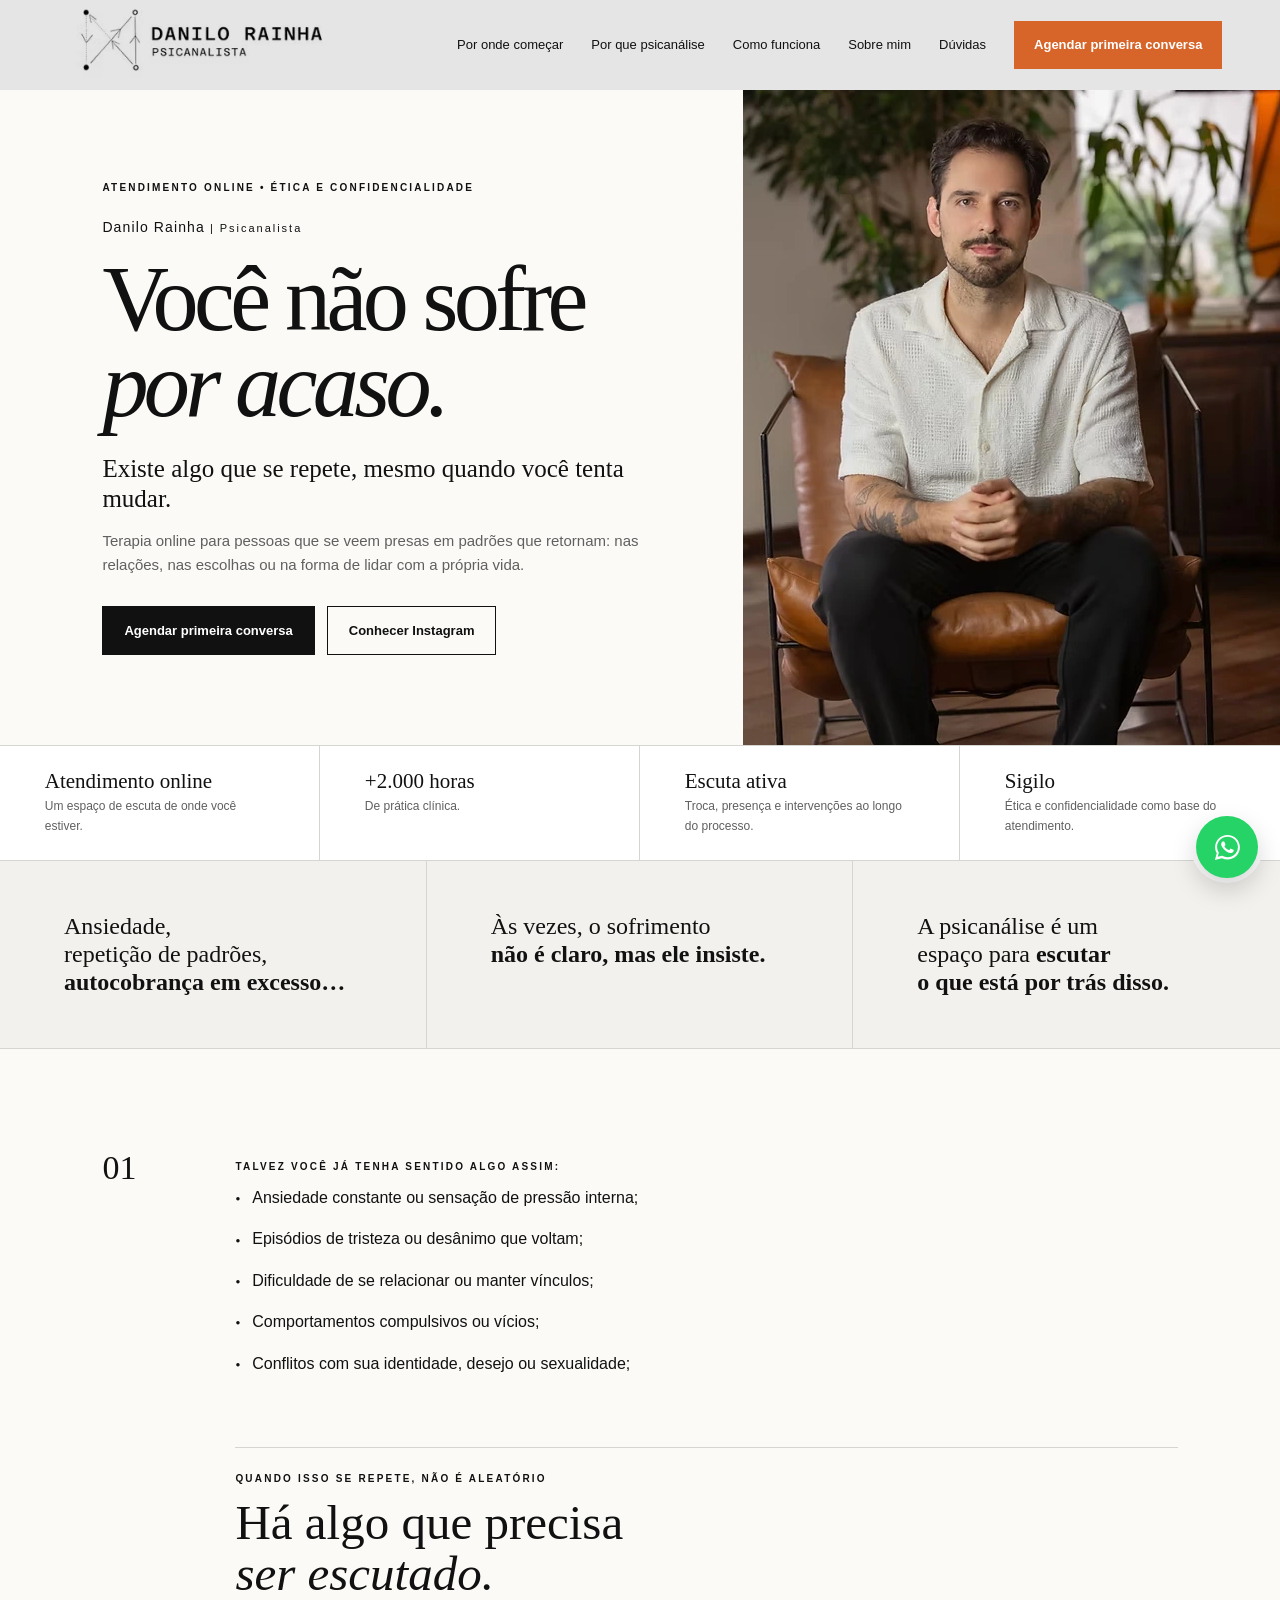
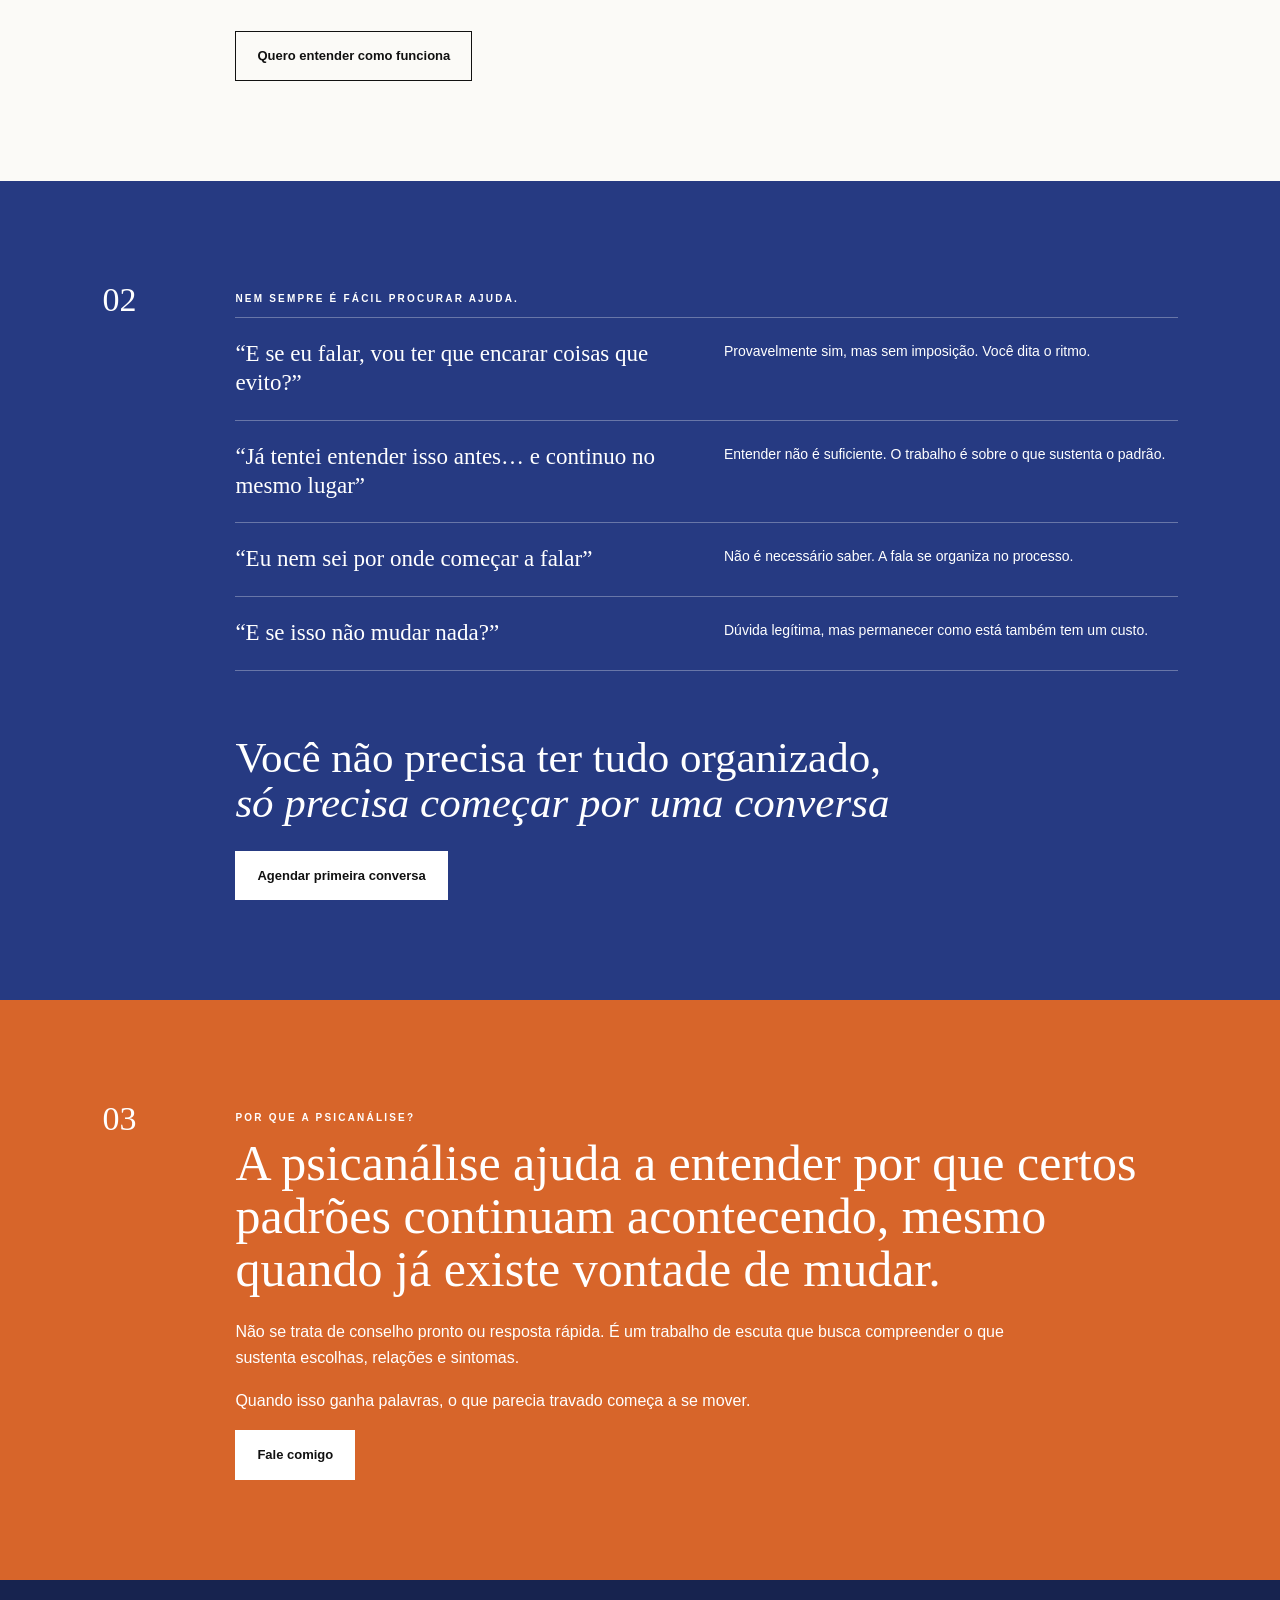
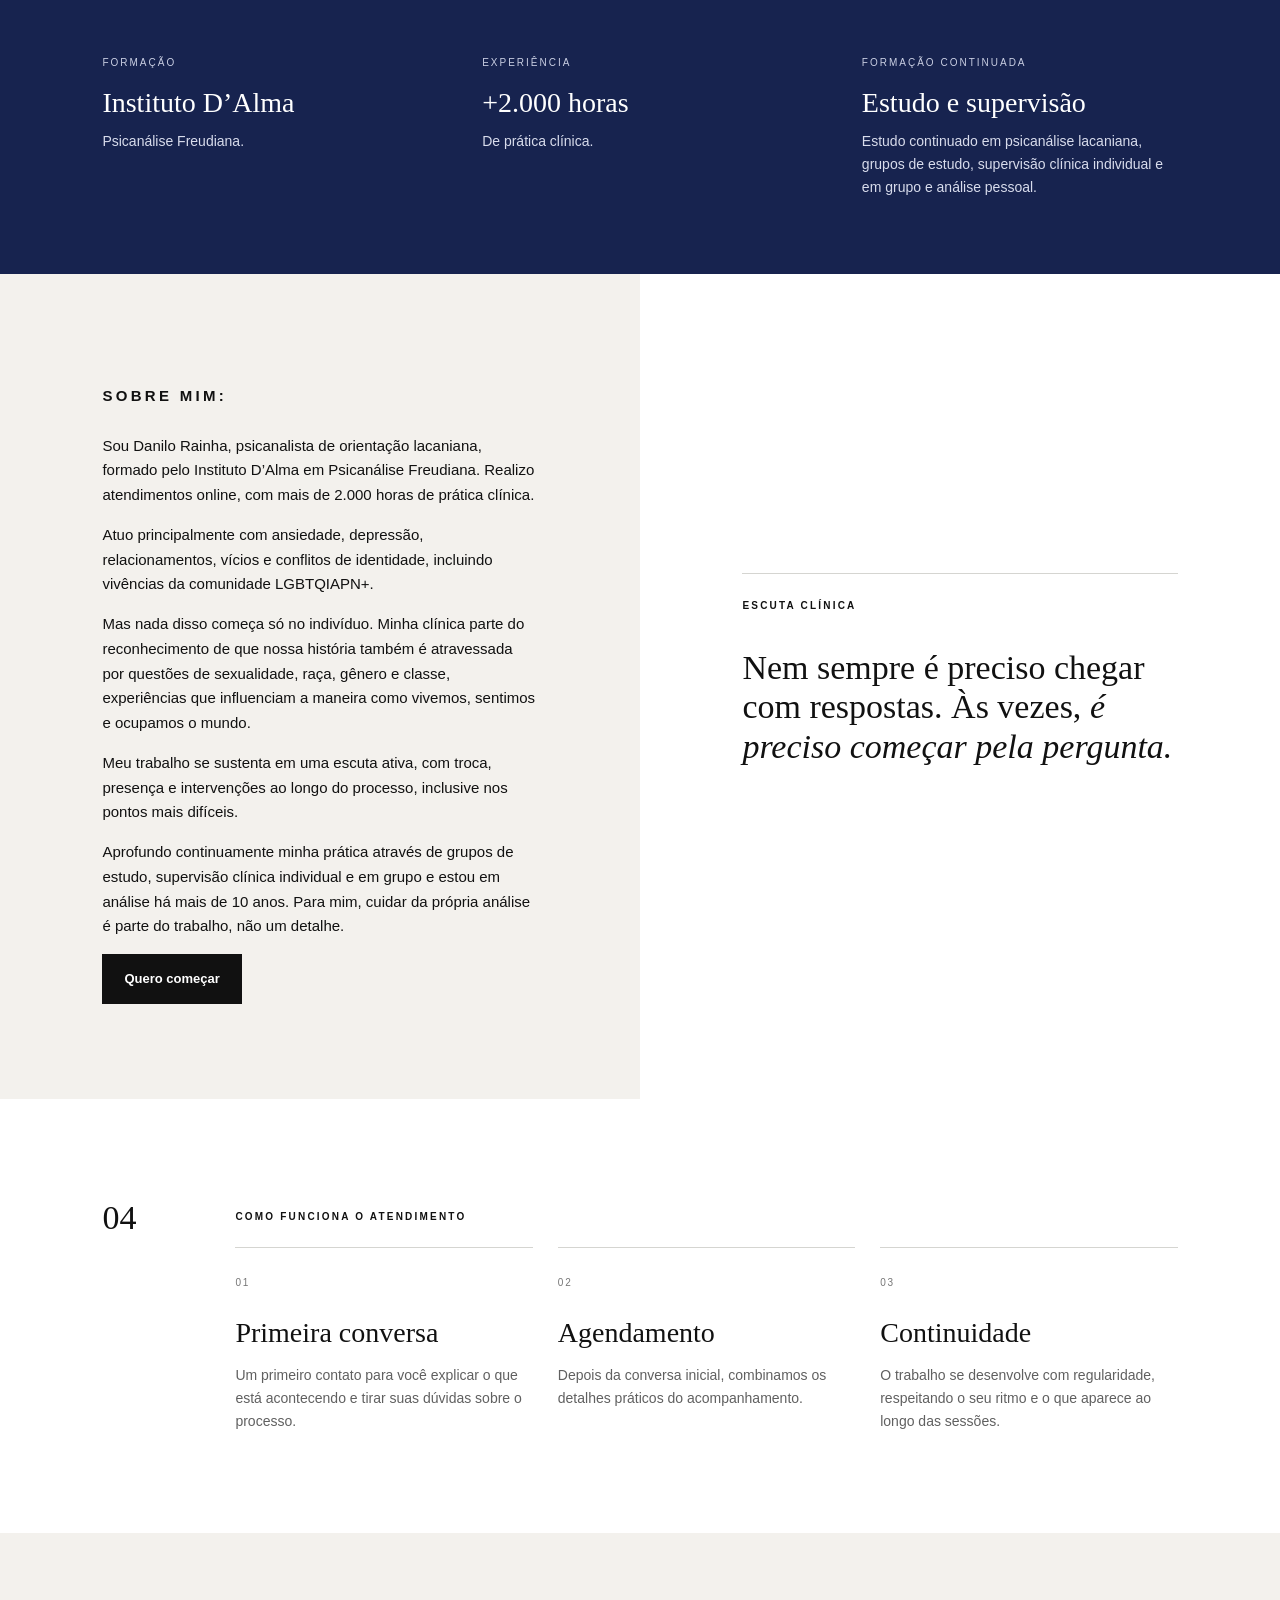
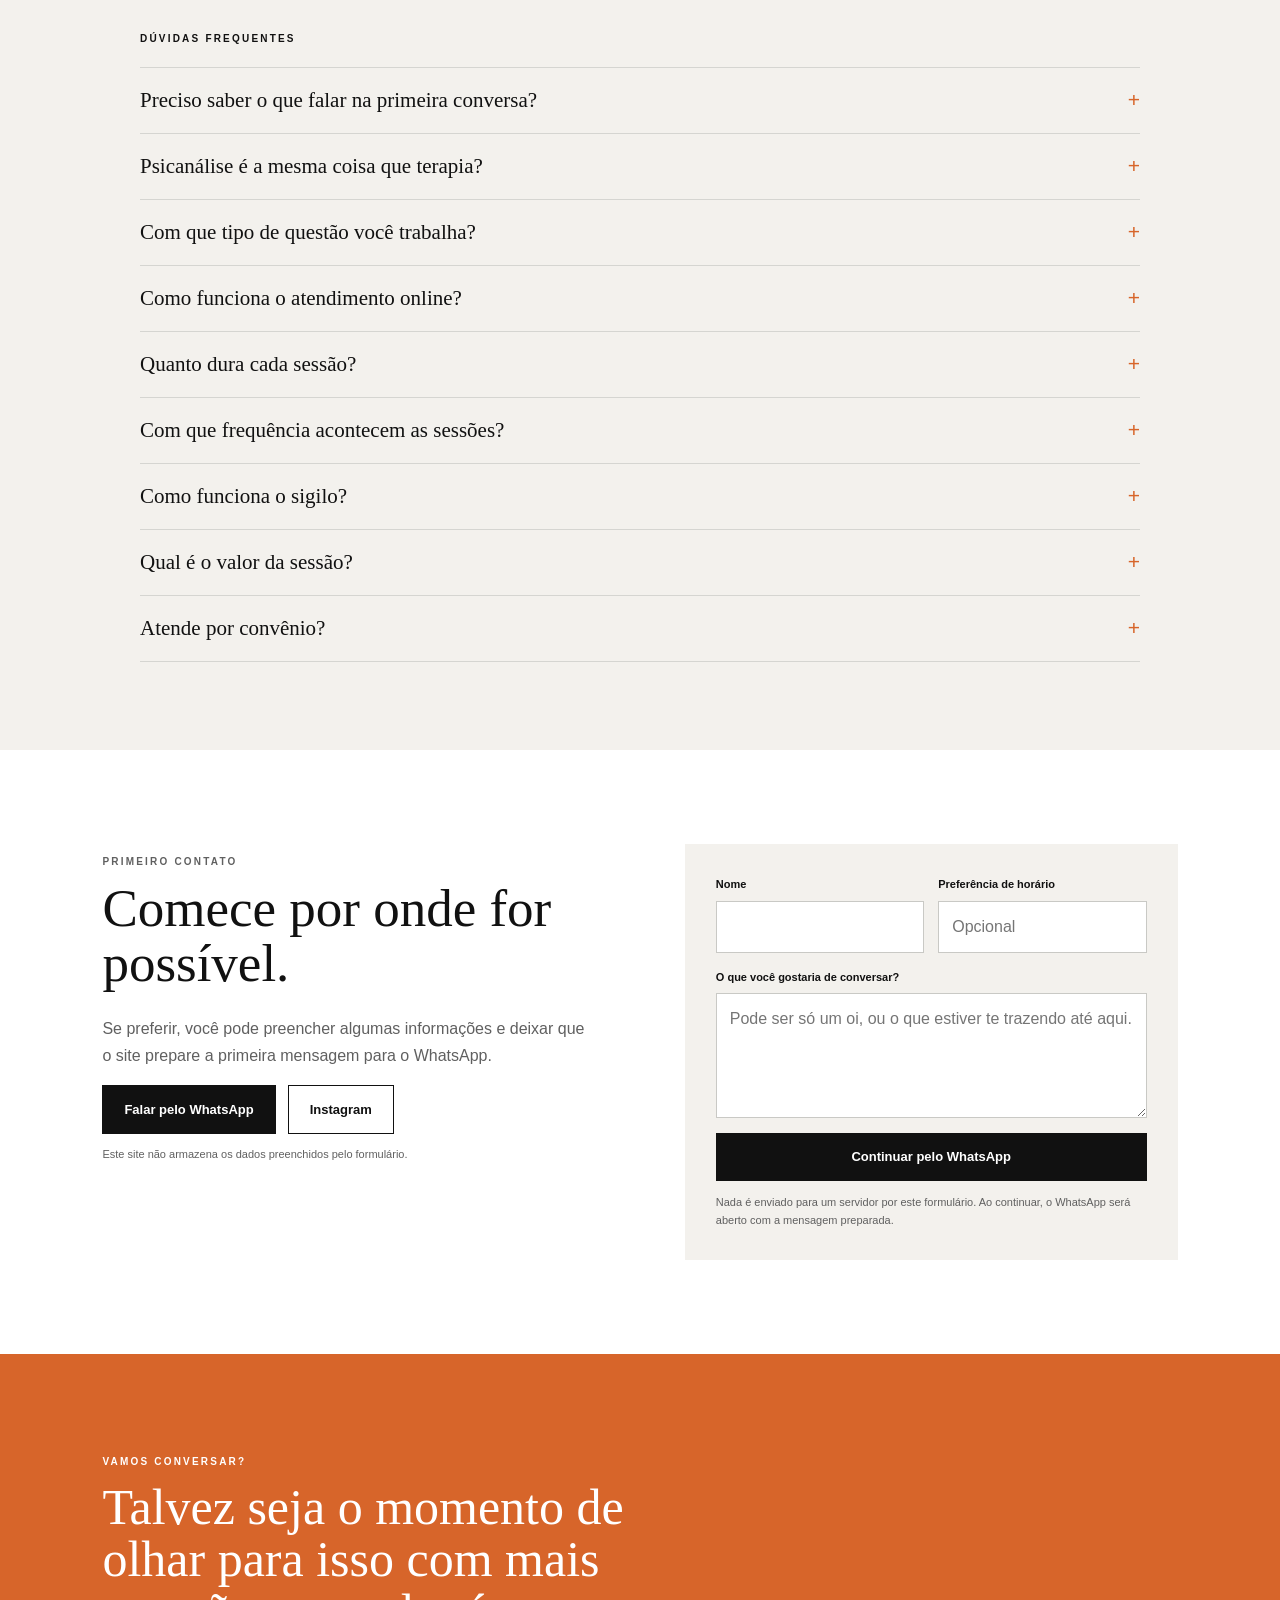
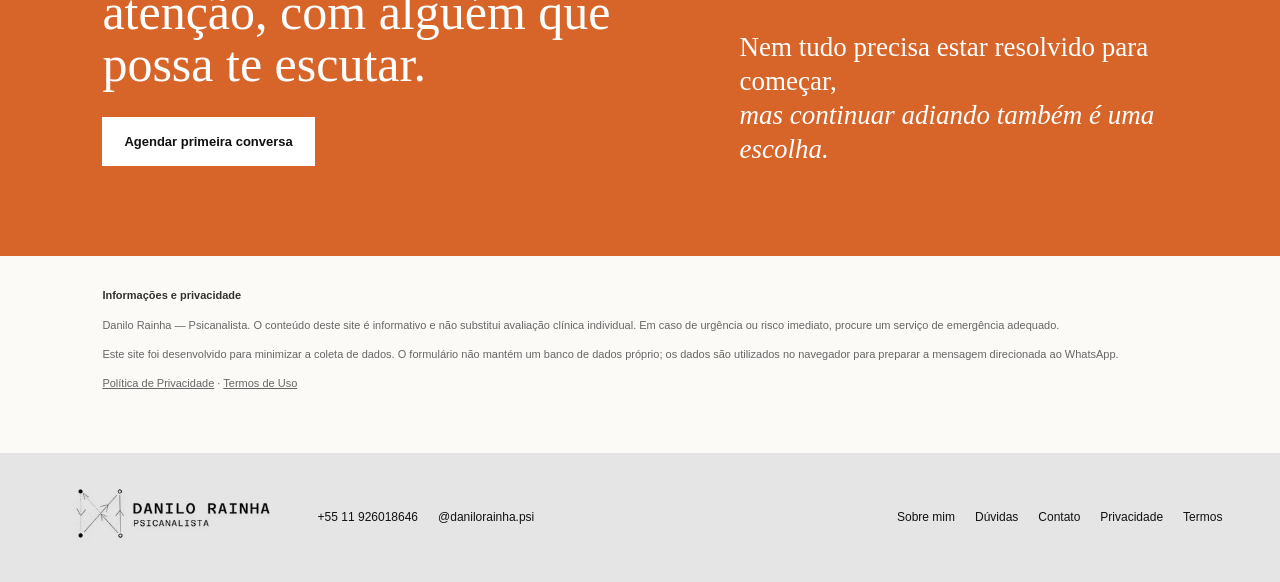
<file: index.html>
<!doctype html>
<html lang="pt-BR">
<head>
<meta charset="utf-8">
<meta name="viewport" content="width=device-width, initial-scale=1">
<script>(function(w,d,s,l,i){w[l]=w[l]||[];w[l].push({'gtm.start':
new Date().getTime(),event:'gtm.js'});var f=d.getElementsByTagName(s)[0],
j=d.createElement(s),dl=l!='dataLayer'?'&l='+l:'';j.async=true;j.src=
'https://www.googletagmanager.com/gtm.js?id='+i+dl;f.parentNode.insertBefore(j,f);
})(window,document,'script','dataLayer','GTM-P8XRHBSM');</script>
<title>Danilo Rainha | Psicanalista — Psicanálise Online</title>
<meta name="description" content="Psicanálise online: terapia para quem quer entender padrões que se repetem. Ansiedade, depressão, relações, vícios, identidade e sexualidade. Atendimento ético e confidencial.">
<meta name="author" content="Danilo Rainha">
<meta name="robots" content="index, follow, max-image-preview:large, max-snippet:-1, max-video-preview:-1">
<meta name="theme-color" content="#e5e5e5">
<link rel="canonical" href="https://danilorainha.com/">
<link rel="icon" href="favicon.svg" type="image/svg+xml">
<link rel="manifest" href="site.webmanifest">
<link rel="preload" as="image" href="assets/danilo-rainha.webp" type="image/webp" fetchpriority="high">

<meta property="og:locale" content="pt_BR">
<meta property="og:type" content="website">
<meta property="og:site_name" content="Danilo Rainha | Psicanalista">
<meta property="og:title" content="Danilo Rainha | Psicanalista">
<meta property="og:description" content="Psicanálise online para quem quer entender padrões que se repetem. Atendimento ético e confidencial.">
<meta property="og:url" content="https://danilorainha.com/">
<meta property="og:image" content="https://danilorainha.com/assets/og-image.jpg">
<meta property="og:image:width" content="1200">
<meta property="og:image:height" content="630">
<meta property="og:image:alt" content="Danilo Rainha — Psicanalista">

<meta name="twitter:card" content="summary_large_image">
<meta name="twitter:title" content="Danilo Rainha | Psicanalista">
<meta name="twitter:description" content="Psicanálise online · Ética e confidencialidade">
<meta name="twitter:image" content="https://danilorainha.com/assets/og-image.jpg">

<script type="application/ld+json">
{
  "@context":"https://schema.org",
  "@graph":[
    {
      "@type":"Person",
      "@id":"https://danilorainha.com/#person",
      "name":"Danilo Rainha",
      "jobTitle":"Psicanalista",
      "url":"https://danilorainha.com/",
      "image":"https://danilorainha.com/assets/danilo-rainha.png",
      "sameAs":["https://www.instagram.com/danilorainha.psi/"]
    },
    {
      "@type":"ProfessionalService",
      "@id":"https://danilorainha.com/#service",
      "name":"Danilo Rainha | Psicanalista",
      "url":"https://danilorainha.com/",
      "telephone":"+5511926018646",
      "areaServed":{"@type":"Country","name":"Brasil"},
      "serviceType":"Psicanálise e atendimento online",
      "employee":{"@id":"https://danilorainha.com/#person"}
    },
    {
      "@type":"WebSite",
      "@id":"https://danilorainha.com/#website",
      "url":"https://danilorainha.com/",
      "name":"Danilo Rainha | Psicanalista",
      "inLanguage":"pt-BR"
    }
  ]
}
</script>
<script>
document.documentElement.classList.add('js-enabled');
if (window.matchMedia && window.matchMedia('(prefers-reduced-motion: reduce)').matches) {
  document.documentElement.classList.add('no-motion');
}
</script>
<link rel="stylesheet" href="styles.css">
</head>
<body>
<noscript><iframe src="https://www.googletagmanager.com/ns.html?id=GTM-P8XRHBSM" height="0" width="0" style="display:none;visibility:hidden"></iframe></noscript>
<a class="skip" href="#conteudo">Pular para o conteúdo</a>

<header class="header">
  <a href="#inicio" aria-label="Danilo Rainha — Psicanalista">
    <img class="logo-header" src="assets/logo-horizontal-preto.png" alt="Danilo Rainha — Psicanalista" width="346" height="101">
  </a>
  <button class="menu" type="button" aria-label="Abrir menu" aria-expanded="false" aria-controls="menu-principal">☰</button>
  <nav class="nav" id="menu-principal" aria-label="Navegação principal">
    <a href="#por-onde">Por onde começar</a>
    <a href="#psicanalise">Por que psicanálise</a>
    <a href="#processo">Como funciona</a>
    <a href="#sobre">Sobre mim</a>
    <a href="#duvidas">Dúvidas</a>
  </nav>
  <a class="header-cta" href="https://wa.me/5511926018646?text=Ol%C3%A1%2C%20Danilo!%20Vi%20seu%20site%20e%20gostaria%20de%20saber%20mais%20sobre%20o%20atendimento%20online." target="_blank" rel="noopener noreferrer">Agendar primeira conversa</a>
</header>

<main id="conteudo">
<section class="hero" id="inicio">
  <div class="hero-copy reveal">
    <p class="kicker">ATENDIMENTO ONLINE • ÉTICA E CONFIDENCIALIDADE</p>
    <p class="signature">Danilo Rainha <span>| Psicanalista</span></p>
    <h1>Você não sofre<br><em>por acaso.</em></h1>
    <p class="hero-lead">Existe algo que se repete, mesmo quando você tenta mudar.</p>
    <p class="hero-text">Terapia online para pessoas que se veem presas em padrões que retornam: nas relações, nas escolhas ou na forma de lidar com a própria vida.</p>
    <div class="cta-row">
      <a class="btn btn-dark" href="https://wa.me/5511926018646?text=Ol%C3%A1%2C%20Danilo!%20Vi%20seu%20site%20e%20gostaria%20de%20saber%20mais%20sobre%20o%20atendimento%20online." target="_blank" rel="noopener noreferrer">Agendar primeira conversa</a>
      <a class="btn btn-outline" href="https://www.instagram.com/danilorainha.psi/" target="_blank" rel="noopener noreferrer">Conhecer Instagram</a>
    </div>
  </div>
  <div class="hero-photo">
    <picture>
      <source srcset="assets/danilo-rainha.webp" type="image/webp">
      <img src="assets/danilo-rainha.png" alt="Danilo Rainha, psicanalista" width="537" height="655" fetchpriority="high">
    </picture>
  </div>
</section>

<section class="trust" aria-label="Informações sobre o atendimento">
  <div class="trust-item"><b>Atendimento online</b><small>Um espaço de escuta de onde você estiver.</small></div>
  <div class="trust-item"><b>+2.000 horas</b><small>De prática clínica.</small></div>
  <div class="trust-item"><b>Escuta ativa</b><small>Troca, presença e intervenções ao longo do processo.</small></div>
  <div class="trust-item"><b>Sigilo</b><small>Ética e confidencialidade como base do atendimento.</small></div>
</section>

<section class="intro" aria-label="Questões que podem levar à análise">
  <div>Ansiedade,<br>repetição de padrões,<br><strong>autocobrança em excesso…</strong></div>
  <div>Às vezes, o sofrimento<br><strong>não é claro, mas ele insiste.</strong></div>
  <div>A psicanálise é um<br>espaço para <strong>escutar<br>o que está por trás disso.</strong></div>
</section>

<section class="section reveal" id="por-que">
  <div class="section-num">01</div>
  <div class="section-inner">
    <p class="label">TALVEZ VOCÊ JÁ TENHA SENTIDO ALGO ASSIM:</p>
    <ul class="bullets">
      <li>Ansiedade constante ou sensação de pressão interna;</li>
      <li>Episódios de tristeza ou desânimo que voltam;</li>
      <li>Dificuldade de se relacionar ou manter vínculos;</li>
      <li>Comportamentos compulsivos ou vícios;</li>
      <li>Conflitos com sua identidade, desejo ou sexualidade;</li>
    </ul>
    <div class="statement">
      <div class="label">QUANDO ISSO SE REPETE, NÃO É ALEATÓRIO</div>
      <h2>Há algo que precisa<br><em>ser escutado.</em></h2>
    </div>
    <a class="btn btn-outline" href="https://wa.me/5511926018646?text=Ol%C3%A1%2C%20Danilo!%20Quero%20entender%20melhor%20como%20funciona%20o%20processo%20de%20psican%C3%A1lise." target="_blank" rel="noopener noreferrer">Quero entender como funciona</a>
  </div>
</section>

<section class="section blue-section reveal" id="por-onde">
  <div class="section-num">02</div>
  <div class="section-inner">
    <p class="label">NEM SEMPRE É FÁCIL PROCURAR AJUDA.</p>
    <div class="q"><strong>“E se eu falar, vou ter que encarar coisas que evito?”</strong><p>Provavelmente sim, mas sem imposição. Você dita o ritmo.</p></div>
    <div class="q"><strong>“Já tentei entender isso antes… e continuo no mesmo lugar”</strong><p>Entender não é suficiente. O trabalho é sobre o que sustenta o padrão.</p></div>
    <div class="q"><strong>“Eu nem sei por onde começar a falar”</strong><p>Não é necessário saber. A fala se organiza no processo.</p></div>
    <div class="q"><strong>“E se isso não mudar nada?”</strong><p>Dúvida legítima, mas permanecer como está também tem um custo.</p></div>
    <div class="closing">Você não precisa ter tudo organizado,<br><em>só precisa começar por uma conversa</em></div>
    <a class="btn btn-white" href="https://wa.me/5511926018646?text=Ol%C3%A1%2C%20Danilo!%20Quero%20agendar%20uma%20primeira%20conversa." target="_blank" rel="noopener noreferrer">Agendar primeira conversa</a>
  </div>
</section>

<section class="section orange-section reveal" id="psicanalise">
  <div class="section-num">03</div>
  <div class="section-inner">
    <p class="label">POR QUE A PSICANÁLISE?</p>
    <h2 class="why-title">A psicanálise ajuda a entender por que certos padrões continuam acontecendo, mesmo quando já existe vontade de mudar.</h2>
    <p class="why-copy">Não se trata de conselho pronto ou resposta rápida. É um trabalho de escuta que busca compreender o que sustenta escolhas, relações e sintomas.</p>
    <p class="why-copy">Quando isso ganha palavras, o que parecia travado começa a se mover.</p>
    <a class="btn btn-white" href="https://wa.me/5511926018646?text=Ol%C3%A1%2C%20Danilo!%20Gostaria%20de%20falar%20sobre%20a%20psican%C3%A1lise." target="_blank" rel="noopener noreferrer">Fale comigo</a>
  </div>
</section>

<section class="credibility reveal" aria-label="Formação e experiência">
  <div><div class="cred-number">FORMAÇÃO</div><h3>Instituto D’Alma</h3><p>Psicanálise Freudiana.</p></div>
  <div><div class="cred-number">EXPERIÊNCIA</div><h3>+2.000 horas</h3><p>De prática clínica.</p></div>
  <div><div class="cred-number">FORMAÇÃO CONTINUADA</div><h3>Estudo e supervisão</h3><p>Estudo continuado em psicanálise lacaniana, grupos de estudo, supervisão clínica individual e em grupo e análise pessoal.</p></div>
</section>

<section class="about reveal" id="sobre">
  <div class="about-copy">
    <p class="label">SOBRE MIM:</p>
    <p>Sou Danilo Rainha, psicanalista de orientação lacaniana, formado pelo Instituto D’Alma em Psicanálise Freudiana. Realizo atendimentos online, com mais de 2.000 horas de prática clínica.</p>
    <p>Atuo principalmente com ansiedade, depressão, relacionamentos, vícios e conflitos de identidade, incluindo vivências da comunidade LGBTQIAPN+.</p>
    <p>Mas nada disso começa só no indivíduo. Minha clínica parte do reconhecimento de que nossa história também é atravessada por questões de sexualidade, raça, gênero e classe, experiências que influenciam a maneira como vivemos, sentimos e ocupamos o mundo.</p>
    <p>Meu trabalho se sustenta em uma escuta ativa, com troca, presença e intervenções ao longo do processo, inclusive nos pontos mais difíceis.</p>
    <p>Aprofundo continuamente minha prática através de grupos de estudo, supervisão clínica individual e em grupo e estou em análise há mais de 10 anos. Para mim, cuidar da própria análise é parte do trabalho, não um detalhe.</p>
    <a class="btn btn-dark" href="https://wa.me/5511926018646?text=Ol%C3%A1%2C%20Danilo!%20Quero%20come%C3%A7ar%20um%20acompanhamento." target="_blank" rel="noopener noreferrer">Quero começar</a>
  </div>
  <div class="about-side"><div class="about-quote"><div class="label">ESCUTA CLÍNICA</div><p>Nem sempre é preciso chegar com respostas. Às vezes, <em>é preciso começar pela pergunta.</em></p></div></div>
</section>

<section class="section process reveal" id="processo">
  <div class="section-num">04</div>
  <div class="section-inner">
    <p class="label">COMO FUNCIONA O ATENDIMENTO</p>
    <div class="process-grid">
      <article class="process-card"><span>01</span><h3>Primeira conversa</h3><p>Um primeiro contato para você explicar o que está acontecendo e tirar suas dúvidas sobre o processo.</p></article>
      <article class="process-card"><span>02</span><h3>Agendamento</h3><p>Depois da conversa inicial, combinamos os detalhes práticos do acompanhamento.</p></article>
      <article class="process-card"><span>03</span><h3>Continuidade</h3><p>O trabalho se desenvolve com regularidade, respeitando o seu ritmo e o que aparece ao longo das sessões.</p></article>
    </div>
  </div>
</section>

<section class="faq-wrap reveal" id="duvidas">
  <div class="faq-inner">
    <p class="label">DÚVIDAS FREQUENTES</p>
    <div class="faq-list">
      <details><summary>Preciso saber o que falar na primeira conversa?</summary><p>Não. Você não precisa chegar com a história organizada. A conversa pode começar pelo que está mais presente hoje.</p></details>
      <details><summary>Psicanálise é a mesma coisa que terapia?</summary><p>São coisas próximas, mas não iguais. “Terapia” é um guarda-chuva que abrange várias abordagens. A psicanálise é uma delas, e trabalha de um jeito específico: em vez de focar em corrigir o comportamento, ela escuta o que se repete e o que sustenta essa repetição. Na prática, a diferença aparece no ritmo. Não é uma técnica aplicada sobre você, é um trabalho feito com você.</p></details>
      <details><summary>Com que tipo de questão você trabalha?</summary><p>Ansiedade e sensação de pressão constante. Episódios de tristeza e desânimo que voltam. Relacionamentos: dificuldade de criar ou manter vínculos, e a sensação de repetir a mesma história de uma relação para outra. Padrões que retornam também nas escolhas. Autocobrança em excesso. Comportamentos compulsivos e vícios. Questões de identidade, desejo e sexualidade, incluindo vivências da comunidade LGBTQIAPN+.</p></details>
      <details><summary>Como funciona o atendimento online?</summary><p>Por videochamada, no Google Meet ou no WhatsApp, de onde você estiver. Você só precisa de um lugar reservado, onde possa falar sem interrupções, e uma conexão estável. O link será enviado antes da primeira sessão.</p></details>
      <details><summary>Quanto dura cada sessão?</summary><p>Até 50 minutos. O tempo não é cronometrado: a sessão se encerra num ponto que faz sentido, conforme o manejo clínico da minha linha de trabalho. Explico isso na primeira conversa.</p></details>
      <details><summary>Com que frequência acontecem as sessões?</summary><p>Em geral, uma vez por semana, em dia e horário fixos. Essa regularidade é o que sustenta o trabalho. Em alguns momentos do processo pode fazer sentido ajustar, e isso a gente conversa.</p></details>
      <details><summary>Como funciona o sigilo?</summary><p>O que você diz em sessão não sai dali. Não confirmo que você faz análise comigo e não compartilho registros. A supervisão faz parte do trabalho de qualquer analista: é onde examino minha própria clínica com analistas mais experientes. O que se discute ali é a condução do caso, sem nome e sem nenhum dado que te identifique, e quem participa tem o mesmo compromisso de sigilo que eu. É parte do cuidado com o seu processo, não uma exceção a ele. As únicas outras exceções são as previstas em lei, como risco imediato à vida.</p></details>
      <details><summary>Qual é o valor da sessão?</summary><p>A primeira conversa é gratuita. A sessão avulsa custa R$ 400. Mas análise não se faz de sessão em sessão: o que combinamos é um valor mensal fixo, que definimos na primeira conversa.</p></details>
      <details><summary>Atende por convênio?</summary><p>Não trabalho com convênio, e o atendimento psicanalítico não é reembolsado pelos planos de saúde. O atendimento é particular e posso emitir nota fiscal.</p></details>
    </div>
  </div>
</section>

<section class="contact reveal" id="contato">
  <div class="contact-copy">
    <p class="label">PRIMEIRO CONTATO</p>
    <h2>Comece por onde for possível.</h2>
    <p>Se preferir, você pode preencher algumas informações e deixar que o site prepare a primeira mensagem para o WhatsApp.</p>
    <div class="cta-row">
      <a class="btn btn-dark" href="https://wa.me/5511926018646?text=Ol%C3%A1%2C%20Danilo!%20Vim%20pelo%20site%20e%20gostaria%20de%20saber%20mais%20sobre%20o%20atendimento." target="_blank" rel="noopener noreferrer">Falar pelo WhatsApp</a>
      <a class="btn btn-outline" href="https://www.instagram.com/danilorainha.psi/" target="_blank" rel="noopener noreferrer">Instagram</a>
    </div>
    <p class="contact-note">Este site não armazena os dados preenchidos pelo formulário.</p>
  </div>
  <form class="form" id="contactForm">
    <div class="form-row">
      <div class="field"><label for="nome">Nome</label><input id="nome" autocomplete="name" required></div>
      <div class="field"><label for="horario">Preferência de horário</label><input id="horario" autocomplete="off" placeholder="Opcional"></div>
    </div>
    <div class="field"><label for="mensagem">O que você gostaria de conversar?</label><textarea id="mensagem" placeholder="Pode ser só um oi, ou o que estiver te trazendo até aqui." required></textarea></div>
    <button class="btn btn-dark" type="submit">Continuar pelo WhatsApp</button>
    <p class="form-note">Nada é enviado para um servidor por este formulário. Ao continuar, o WhatsApp será aberto com a mensagem preparada.</p>
  </form>
</section>

<section class="final reveal">
  <div>
    <p class="label">VAMOS CONVERSAR?</p>
    <h2>Talvez seja o momento de olhar para isso com mais atenção, com alguém que possa te escutar.</h2>
    <a class="btn btn-white" href="https://wa.me/5511926018646?text=Ol%C3%A1%2C%20Danilo!%20Gostaria%20de%20agendar%20uma%20primeira%20conversa." target="_blank" rel="noopener noreferrer">Agendar primeira conversa</a>
  </div>
  <div class="final-quote">Nem tudo precisa estar resolvido para começar,<br><em>mas continuar adiando também é uma escolha.</em></div>
</section>

<section class="legal">
  <strong>Informações e privacidade</strong>
  <p>Danilo Rainha — Psicanalista. O conteúdo deste site é informativo e não substitui avaliação clínica individual. Em caso de urgência ou risco imediato, procure um serviço de emergência adequado.</p>
  <p>Este site foi desenvolvido para minimizar a coleta de dados. O formulário não mantém um banco de dados próprio; os dados são utilizados no navegador para preparar a mensagem direcionada ao WhatsApp.</p>
  <p><a href="politica-de-privacidade.html">Política de Privacidade</a> · <a href="termos-de-uso.html">Termos de Uso</a></p>
</section>
</main>

<div class="wa-bubble" id="waBubble">Dúvidas sobre o processo?<br><strong>Fale direto comigo.</strong><button type="button" id="closeBubble" aria-label="Fechar">×</button></div>
<a class="whatsapp-float" href="https://wa.me/5511926018646?text=Ol%C3%A1%2C%20Danilo!%20Vim%20pelo%20site%20e%20gostaria%20de%20saber%20mais%20sobre%20o%20atendimento." target="_blank" rel="noopener noreferrer" aria-label="Falar com Danilo Rainha pelo WhatsApp">
<svg viewBox="0 0 32 32" aria-hidden="true"><path fill="currentColor" d="M16 3.2C8.94 3.2 3.2 8.82 3.2 15.75c0 2.24.6 4.35 1.73 6.2L3 29l7.3-1.88a12.92 12.92 0 0 0 5.7 1.31h.01c7.06 0 12.79-5.63 12.79-12.67S23.07 3.2 16 3.2Zm0 22.9h-.01a10.5 10.5 0 0 1-5.35-1.46l-.39-.23-4.33 1.12 1.16-4.2-.25-.42a10.43 10.43 0 0 1-1.61-5.58C5.22 9.75 10.05 5 16 5s10.78 4.75 10.78 10.6S21.94 26.1 16 26.1Zm5.9-7.88c-.32-.16-1.92-.94-2.22-1.05-.3-.11-.52-.16-.73.16-.21.31-.84 1.05-1.03 1.26-.19.22-.38.24-.7.08-.32-.16-1.34-.49-2.55-1.55-.94-.81-1.58-1.81-1.77-2.12-.18-.31-.02-.48.14-.64.14-.14.32-.37.48-.55.16-.18.21-.31.32-.52.11-.21.05-.39-.03-.55-.08-.16-.73-1.74-1-2.39-.26-.62-.53-.54-.73-.55h-.62c-.21 0-.55.08-.84.39-.29.31-1.11 1.08-1.11 2.63 0 1.55 1.13 3.05 1.29 3.25.16.21 2.22 3.36 5.39 4.71.75.32 1.34.51 1.8.65.75.24 1.44.21 1.98.13.6-.09 1.92-.79 2.19-1.55.27-.76.27-1.42.19-1.55-.08-.13-.29-.21-.6-.37Z"/></svg>
</a>

<footer class="footer">
  <img class="footer-logo" src="assets/logo-horizontal-preto.png" alt="Danilo Rainha — Psicanalista" width="346" height="101" loading="lazy">
  <div class="footer-center">
    <a href="https://wa.me/5511926018646" target="_blank" rel="noopener noreferrer">+55 11 926018646</a>
    <a href="https://www.instagram.com/danilorainha.psi/" target="_blank" rel="noopener noreferrer">@danilorainha.psi</a>
  </div>
  <div class="footer-right">
    <a href="#sobre">Sobre mim</a><a href="#duvidas">Dúvidas</a><a href="#contato">Contato</a><a href="politica-de-privacidade.html">Privacidade</a><a href="termos-de-uso.html">Termos</a>
  </div>
</footer>

<script src="script.js" defer></script>
</body>
</html>
</file>
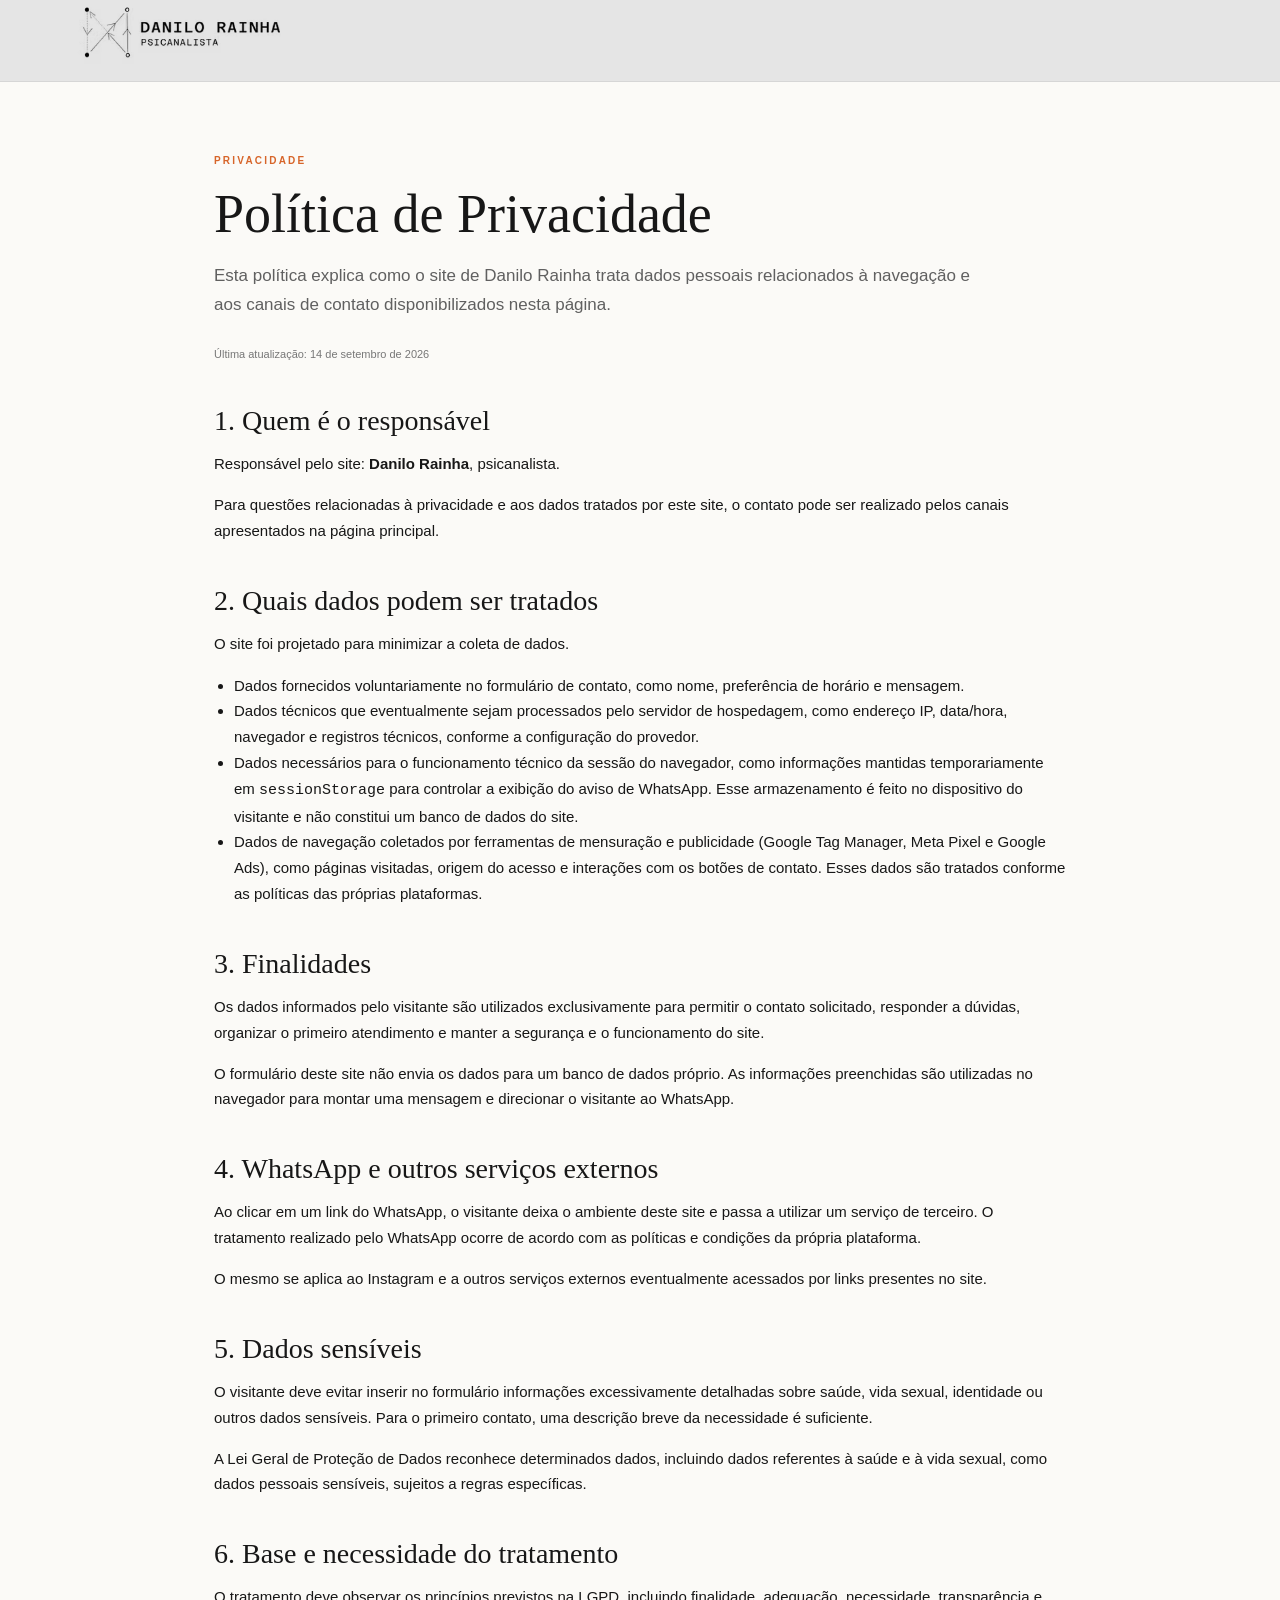
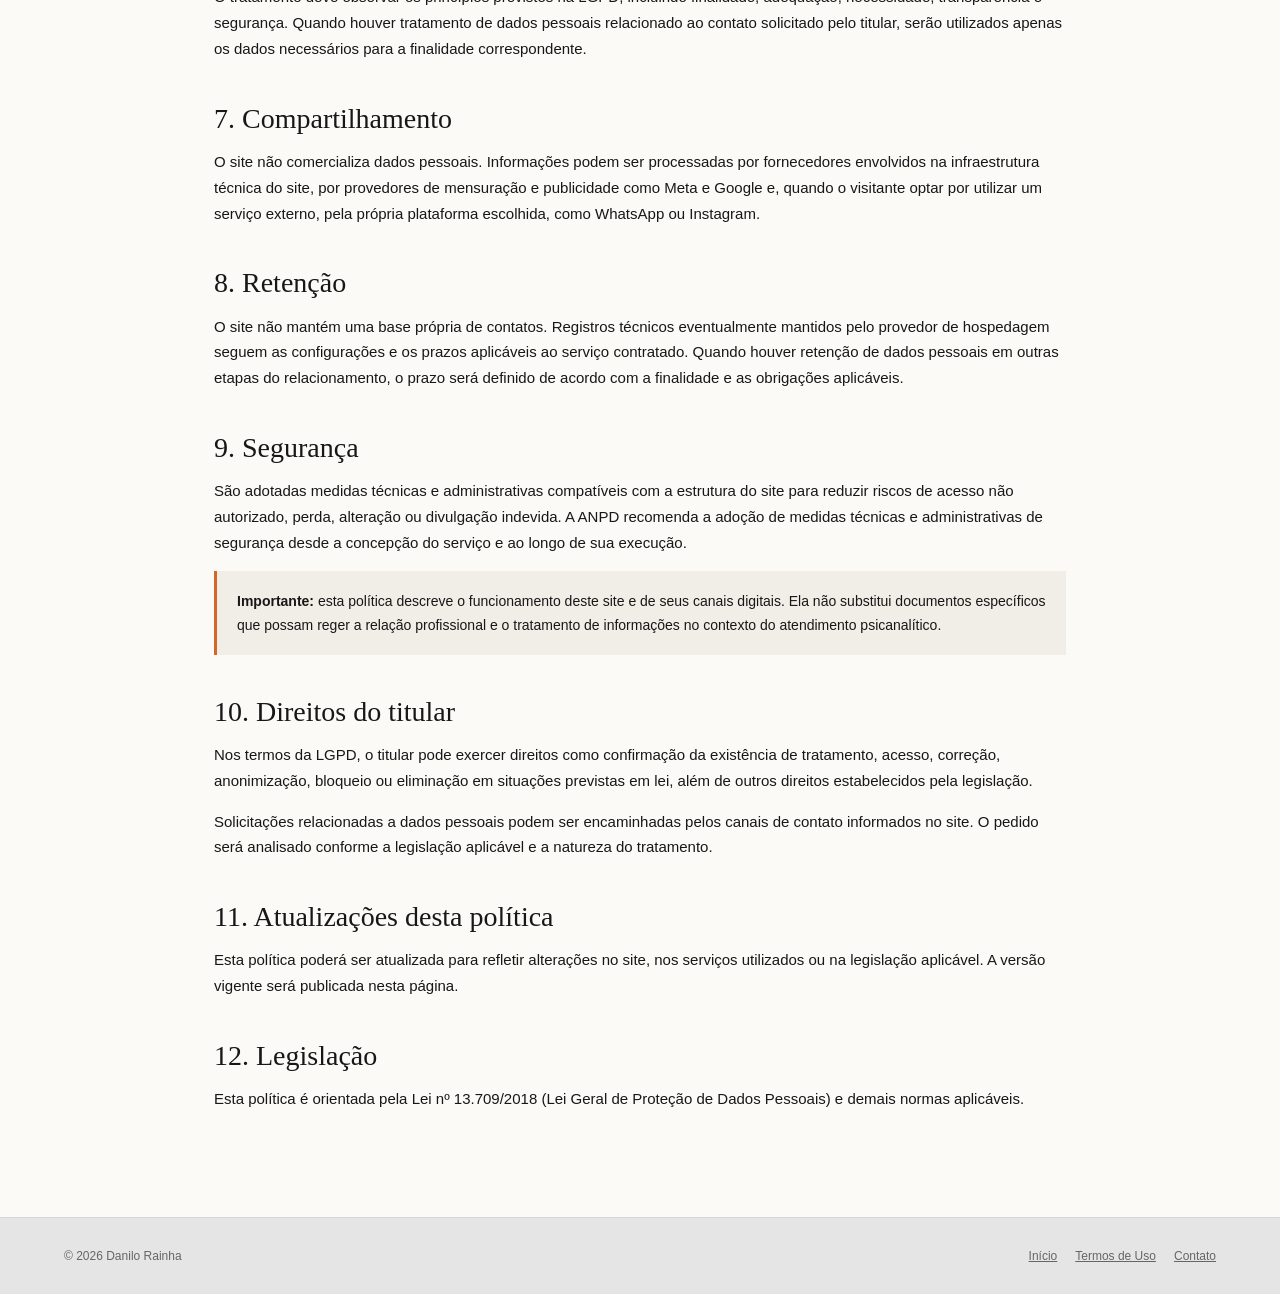
<file: politica-de-privacidade.html>
<!doctype html>
<html lang="pt-BR">
<head>
<meta charset="utf-8">
<meta name="viewport" content="width=device-width, initial-scale=1">
<script>(function(w,d,s,l,i){w[l]=w[l]||[];w[l].push({'gtm.start':
new Date().getTime(),event:'gtm.js'});var f=d.getElementsByTagName(s)[0],
j=d.createElement(s),dl=l!='dataLayer'?'&l='+l:'';j.async=true;j.src=
'https://www.googletagmanager.com/gtm.js?id='+i+dl;f.parentNode.insertBefore(j,f);
})(window,document,'script','dataLayer','GTM-P8XRHBSM');</script>
<title>Política de Privacidade | Danilo Rainha</title>
<meta name="description" content="Política de Privacidade do site de Danilo Rainha, psicanalista. Informações sobre dados de contato, formulário, serviços externos e direitos do titular.">
<meta name="robots" content="index,follow">
<link rel="canonical" href="https://danilorainha.com/politica-de-privacidade.html">
<link rel="icon" href="favicon.svg" type="image/svg+xml">
<style>
:root{--orange:#d7652a;--blue:#263a82;--ink:#171717;--muted:#606060;--paper:#fbfaf7;--line:#dddcd7;--gray:#e5e5e5}
*{box-sizing:border-box}html{scroll-behavior:smooth}body{margin:0;background:var(--paper);color:var(--ink);font-family:Arial,Helvetica,sans-serif;line-height:1.72}a{color:inherit}header{height:82px;background:var(--gray);border-bottom:1px solid #d6d6d6;display:flex;align-items:center;padding:0 5vw}header img{width:235px;height:auto}main{max-width:900px;margin:auto;padding:70px 24px 90px}h1,h2{font-family:Georgia,"Times New Roman",serif;font-weight:400;line-height:1.08}h1{font-size:54px;margin:16px 0 15px}h2{font-size:28px;margin:42px 0 12px}.eyebrow{font-size:10px;letter-spacing:.22em;font-weight:700;color:var(--orange);margin:0}.intro{font-size:17px;color:var(--muted);max-width:760px}.date{font-size:11px;color:#777;margin-top:26px}p,li{font-size:15px}.note{padding:18px 20px;background:#f1eee8;border-left:3px solid var(--orange);font-size:14px}.legal-list{padding-left:20px}footer{background:var(--gray);border-top:1px solid #d6d6d6;padding:28px 5vw;display:flex;justify-content:space-between;gap:25px;flex-wrap:wrap;font-size:12px;color:#666}footer nav{display:flex;gap:18px}
</style>
</head>
<body>
<noscript><iframe src="https://www.googletagmanager.com/ns.html?id=GTM-P8XRHBSM" height="0" width="0" style="display:none;visibility:hidden"></iframe></noscript>
<header><a href="index.html" aria-label="Voltar ao site de Danilo Rainha"><img src="assets/logo-horizontal-preto.png" alt="Danilo Rainha — Psicanalista" width="346" height="101"></a></header>
<main>
<p class="eyebrow">PRIVACIDADE</p>
<h1>Política de Privacidade</h1>
<p class="intro">Esta política explica como o site de Danilo Rainha trata dados pessoais relacionados à navegação e aos canais de contato disponibilizados nesta página.</p>
<p class="date">Última atualização: 14 de setembro de 2026</p>

<h2>1. Quem é o responsável</h2>
<p>Responsável pelo site: <strong>Danilo Rainha</strong>, psicanalista.</p>
<p>Para questões relacionadas à privacidade e aos dados tratados por este site, o contato pode ser realizado pelos canais apresentados na página principal.</p>

<h2>2. Quais dados podem ser tratados</h2>
<p>O site foi projetado para minimizar a coleta de dados.</p>
<ul class="legal-list">
<li>Dados fornecidos voluntariamente no formulário de contato, como nome, preferência de horário e mensagem.</li>
<li>Dados técnicos que eventualmente sejam processados pelo servidor de hospedagem, como endereço IP, data/hora, navegador e registros técnicos, conforme a configuração do provedor.</li>
<li>Dados necessários para o funcionamento técnico da sessão do navegador, como informações mantidas temporariamente em <code>sessionStorage</code> para controlar a exibição do aviso de WhatsApp. Esse armazenamento é feito no dispositivo do visitante e não constitui um banco de dados do site.</li>
<li>Dados de navegação coletados por ferramentas de mensuração e publicidade (Google Tag Manager, Meta Pixel e Google Ads), como páginas visitadas, origem do acesso e interações com os botões de contato. Esses dados são tratados conforme as políticas das próprias plataformas.</li>
</ul>

<h2>3. Finalidades</h2>
<p>Os dados informados pelo visitante são utilizados exclusivamente para permitir o contato solicitado, responder a dúvidas, organizar o primeiro atendimento e manter a segurança e o funcionamento do site.</p>
<p>O formulário deste site não envia os dados para um banco de dados próprio. As informações preenchidas são utilizadas no navegador para montar uma mensagem e direcionar o visitante ao WhatsApp.</p>

<h2>4. WhatsApp e outros serviços externos</h2>
<p>Ao clicar em um link do WhatsApp, o visitante deixa o ambiente deste site e passa a utilizar um serviço de terceiro. O tratamento realizado pelo WhatsApp ocorre de acordo com as políticas e condições da própria plataforma.</p>
<p>O mesmo se aplica ao Instagram e a outros serviços externos eventualmente acessados por links presentes no site.</p>

<h2>5. Dados sensíveis</h2>
<p>O visitante deve evitar inserir no formulário informações excessivamente detalhadas sobre saúde, vida sexual, identidade ou outros dados sensíveis. Para o primeiro contato, uma descrição breve da necessidade é suficiente.</p>
<p>A Lei Geral de Proteção de Dados reconhece determinados dados, incluindo dados referentes à saúde e à vida sexual, como dados pessoais sensíveis, sujeitos a regras específicas.</p>

<h2>6. Base e necessidade do tratamento</h2>
<p>O tratamento deve observar os princípios previstos na LGPD, incluindo finalidade, adequação, necessidade, transparência e segurança. Quando houver tratamento de dados pessoais relacionado ao contato solicitado pelo titular, serão utilizados apenas os dados necessários para a finalidade correspondente.</p>

<h2>7. Compartilhamento</h2>
<p>O site não comercializa dados pessoais. Informações podem ser processadas por fornecedores envolvidos na infraestrutura técnica do site, por provedores de mensuração e publicidade como Meta e Google e, quando o visitante optar por utilizar um serviço externo, pela própria plataforma escolhida, como WhatsApp ou Instagram.</p>
<h2>8. Retenção</h2>
<p>O site não mantém uma base própria de contatos. Registros técnicos eventualmente mantidos pelo provedor de hospedagem seguem as configurações e os prazos aplicáveis ao serviço contratado. Quando houver retenção de dados pessoais em outras etapas do relacionamento, o prazo será definido de acordo com a finalidade e as obrigações aplicáveis.</p>

<h2>9. Segurança</h2>
<p>São adotadas medidas técnicas e administrativas compatíveis com a estrutura do site para reduzir riscos de acesso não autorizado, perda, alteração ou divulgação indevida. A ANPD recomenda a adoção de medidas técnicas e administrativas de segurança desde a concepção do serviço e ao longo de sua execução.</p>

<div class="note"><strong>Importante:</strong> esta política descreve o funcionamento deste site e de seus canais digitais. Ela não substitui documentos específicos que possam reger a relação profissional e o tratamento de informações no contexto do atendimento psicanalítico.</div>

<h2>10. Direitos do titular</h2>
<p>Nos termos da LGPD, o titular pode exercer direitos como confirmação da existência de tratamento, acesso, correção, anonimização, bloqueio ou eliminação em situações previstas em lei, além de outros direitos estabelecidos pela legislação.</p>
<p>Solicitações relacionadas a dados pessoais podem ser encaminhadas pelos canais de contato informados no site. O pedido será analisado conforme a legislação aplicável e a natureza do tratamento.</p>

<h2>11. Atualizações desta política</h2>
<p>Esta política poderá ser atualizada para refletir alterações no site, nos serviços utilizados ou na legislação aplicável. A versão vigente será publicada nesta página.</p>

<h2>12. Legislação</h2>
<p>Esta política é orientada pela Lei nº 13.709/2018 (Lei Geral de Proteção de Dados Pessoais) e demais normas aplicáveis.</p>
</main>
<footer><span>© 2026 Danilo Rainha</span><nav><a href="index.html">Início</a><a href="termos-de-uso.html">Termos de Uso</a><a href="https://wa.me/5511926018646" target="_blank" rel="noopener noreferrer">Contato</a></nav></footer>
</body>
</html>
</file>
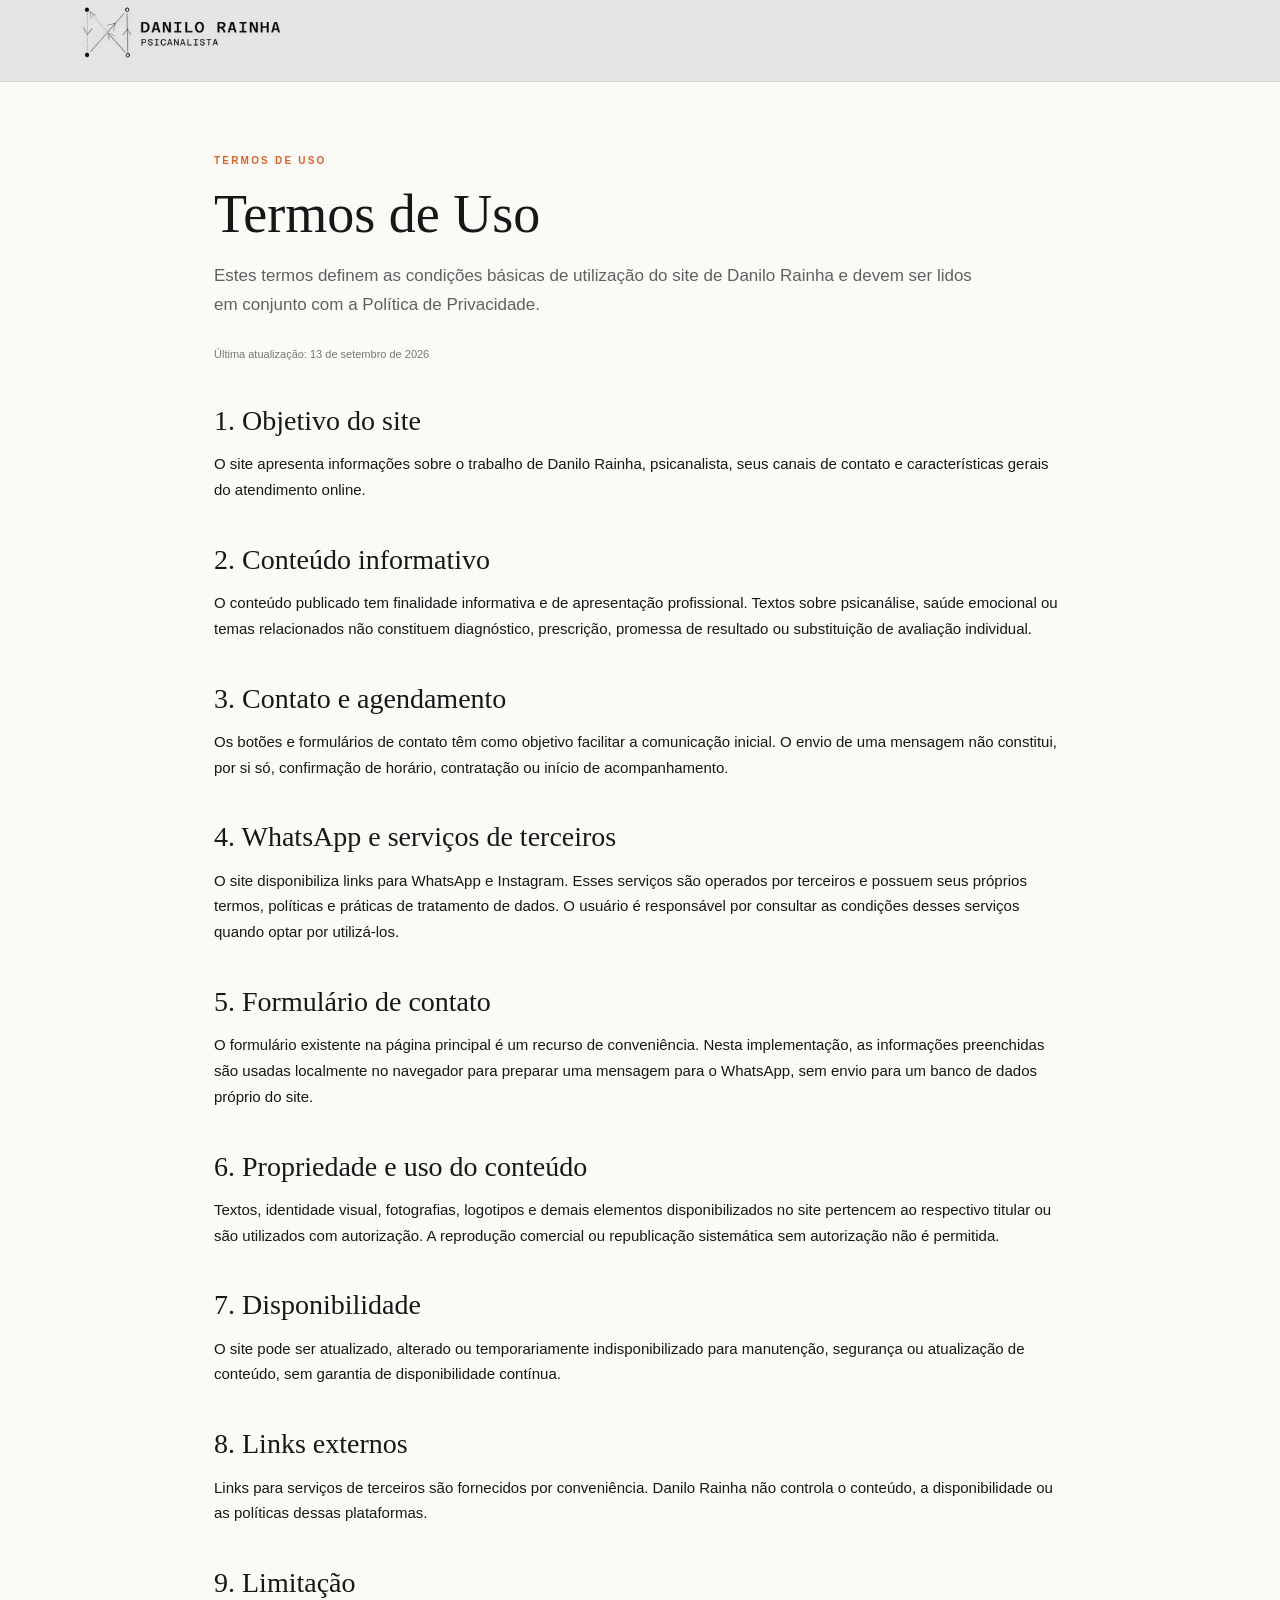
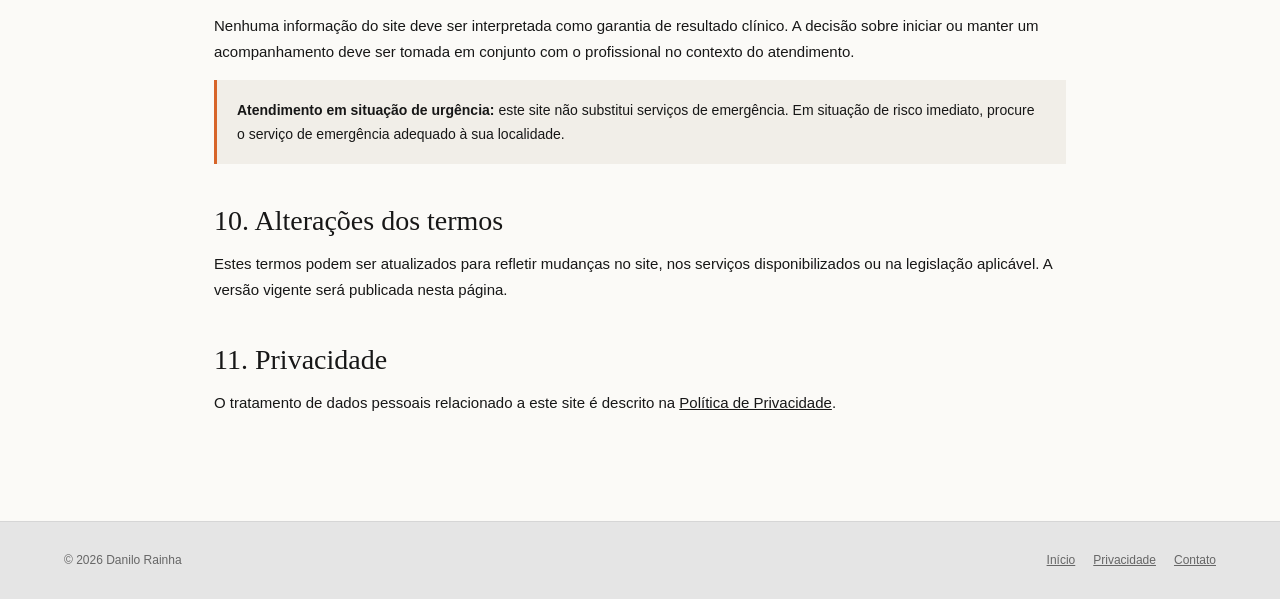
<file: termos-de-uso.html>
<!doctype html>
<html lang="pt-BR">
<head>
<meta charset="utf-8">
<meta name="viewport" content="width=device-width, initial-scale=1">
<script>(function(w,d,s,l,i){w[l]=w[l]||[];w[l].push({'gtm.start':
new Date().getTime(),event:'gtm.js'});var f=d.getElementsByTagName(s)[0],
j=d.createElement(s),dl=l!='dataLayer'?'&l='+l:'';j.async=true;j.src=
'https://www.googletagmanager.com/gtm.js?id='+i+dl;f.parentNode.insertBefore(j,f);
})(window,document,'script','dataLayer','GTM-P8XRHBSM');</script>
<title>Termos de Uso | Danilo Rainha</title>
<meta name="description" content="Termos de Uso do site de Danilo Rainha, psicanalista. Regras de utilização, conteúdo informativo, links externos e limitações.">
<meta name="robots" content="index,follow">
<link rel="canonical" href="https://danilorainha.com/termos-de-uso.html">
<link rel="icon" href="favicon.svg" type="image/svg+xml">
<style>
:root{--orange:#d7652a;--ink:#171717;--muted:#606060;--paper:#fbfaf7;--line:#dddcd7;--gray:#e5e5e5}
*{box-sizing:border-box}body{margin:0;background:var(--paper);color:var(--ink);font-family:Arial,Helvetica,sans-serif;line-height:1.72}a{color:inherit}header{height:82px;background:var(--gray);border-bottom:1px solid #d6d6d6;display:flex;align-items:center;padding:0 5vw}header img{width:235px;height:auto}main{max-width:900px;margin:auto;padding:70px 24px 90px}h1,h2{font-family:Georgia,"Times New Roman",serif;font-weight:400;line-height:1.08}h1{font-size:54px;margin:16px 0 15px}h2{font-size:28px;margin:42px 0 12px}.eyebrow{font-size:10px;letter-spacing:.22em;font-weight:700;color:var(--orange);margin:0}.intro{font-size:17px;color:var(--muted);max-width:760px}.date{font-size:11px;color:#777;margin-top:26px}.note{padding:18px 20px;background:#f1eee8;border-left:3px solid var(--orange);font-size:14px}p,li{font-size:15px}footer{background:var(--gray);border-top:1px solid #d6d6d6;padding:28px 5vw;display:flex;justify-content:space-between;gap:25px;flex-wrap:wrap;font-size:12px;color:#666}footer nav{display:flex;gap:18px}
</style>
</head>
<body>
<noscript><iframe src="https://www.googletagmanager.com/ns.html?id=GTM-P8XRHBSM" height="0" width="0" style="display:none;visibility:hidden"></iframe></noscript>
<header><a href="index.html" aria-label="Voltar ao site de Danilo Rainha"><img src="assets/logo-horizontal-preto.png" alt="Danilo Rainha — Psicanalista" width="346" height="101"></a></header>
<main>
<p class="eyebrow">TERMOS DE USO</p>
<h1>Termos de Uso</h1>
<p class="intro">Estes termos definem as condições básicas de utilização do site de Danilo Rainha e devem ser lidos em conjunto com a Política de Privacidade.</p>
<p class="date">Última atualização: 13 de setembro de 2026</p>

<h2>1. Objetivo do site</h2>
<p>O site apresenta informações sobre o trabalho de Danilo Rainha, psicanalista, seus canais de contato e características gerais do atendimento online.</p>

<h2>2. Conteúdo informativo</h2>
<p>O conteúdo publicado tem finalidade informativa e de apresentação profissional. Textos sobre psicanálise, saúde emocional ou temas relacionados não constituem diagnóstico, prescrição, promessa de resultado ou substituição de avaliação individual.</p>

<h2>3. Contato e agendamento</h2>
<p>Os botões e formulários de contato têm como objetivo facilitar a comunicação inicial. O envio de uma mensagem não constitui, por si só, confirmação de horário, contratação ou início de acompanhamento.</p>

<h2>4. WhatsApp e serviços de terceiros</h2>
<p>O site disponibiliza links para WhatsApp e Instagram. Esses serviços são operados por terceiros e possuem seus próprios termos, políticas e práticas de tratamento de dados. O usuário é responsável por consultar as condições desses serviços quando optar por utilizá-los.</p>

<h2>5. Formulário de contato</h2>
<p>O formulário existente na página principal é um recurso de conveniência. Nesta implementação, as informações preenchidas são usadas localmente no navegador para preparar uma mensagem para o WhatsApp, sem envio para um banco de dados próprio do site.</p>

<h2>6. Propriedade e uso do conteúdo</h2>
<p>Textos, identidade visual, fotografias, logotipos e demais elementos disponibilizados no site pertencem ao respectivo titular ou são utilizados com autorização. A reprodução comercial ou republicação sistemática sem autorização não é permitida.</p>

<h2>7. Disponibilidade</h2>
<p>O site pode ser atualizado, alterado ou temporariamente indisponibilizado para manutenção, segurança ou atualização de conteúdo, sem garantia de disponibilidade contínua.</p>

<h2>8. Links externos</h2>
<p>Links para serviços de terceiros são fornecidos por conveniência. Danilo Rainha não controla o conteúdo, a disponibilidade ou as políticas dessas plataformas.</p>

<h2>9. Limitação</h2>
<p>Nenhuma informação do site deve ser interpretada como garantia de resultado clínico. A decisão sobre iniciar ou manter um acompanhamento deve ser tomada em conjunto com o profissional no contexto do atendimento.</p>

<div class="note"><strong>Atendimento em situação de urgência:</strong> este site não substitui serviços de emergência. Em situação de risco imediato, procure o serviço de emergência adequado à sua localidade.</div>

<h2>10. Alterações dos termos</h2>
<p>Estes termos podem ser atualizados para refletir mudanças no site, nos serviços disponibilizados ou na legislação aplicável. A versão vigente será publicada nesta página.</p>

<h2>11. Privacidade</h2>
<p>O tratamento de dados pessoais relacionado a este site é descrito na <a href="politica-de-privacidade.html">Política de Privacidade</a>.</p>
</main>
<footer><span>© 2026 Danilo Rainha</span><nav><a href="index.html">Início</a><a href="politica-de-privacidade.html">Privacidade</a><a href="https://wa.me/5511926018646" target="_blank" rel="noopener noreferrer">Contato</a></nav></footer>
</body>
</html>
</file>
<file: styles.css>
/* Danilo Rainha — site estático, leve e responsivo */
:root{
  --orange:#d7652a;
  --orange-dark:#b9501e;
  --blue:#263a82;
  --blue-dark:#17234f;
  --paper:#fbfaf7;
  --soft:#f3f1ed;
  --gray:#e5e5e5;
  --ink:#111;
  --muted:#606060;
  --line:#d5d5d1;
  --white:#fff;
}
*{box-sizing:border-box}
html{scroll-behavior:smooth;scroll-padding-top:90px}
body{margin:0;background:var(--paper);color:var(--ink);font-family:Arial,Helvetica,sans-serif;line-height:1.65}
a{color:inherit;text-decoration:none}
img{display:block;max-width:100%}
button,input,textarea{font:inherit}
button{cursor:pointer}
:focus-visible{outline:2px solid var(--orange);outline-offset:3px}
.skip{position:absolute;left:-9999px;top:auto}.skip:focus{left:12px;top:12px;background:#fff;padding:10px 14px;z-index:9999}
.header{height:90px;background:var(--gray);display:flex;align-items:center;padding:0 4.5vw;gap:28px;position:sticky;top:0;z-index:100}
.logo-header{width:287px;height:auto;flex:none}
.nav{display:flex;align-items:center;gap:28px;margin-left:auto;font-size:13px}
.nav a{padding:10px 0}.nav a:hover{opacity:.55}
.header-cta{background:var(--orange);color:#fff;padding:13px 20px;white-space:nowrap;font-size:13px;font-weight:700}
.menu{display:none;margin-left:auto;border:0;background:transparent;font-size:23px}
.hero{display:grid;grid-template-columns:minmax(0,1fr) minmax(430px,537px);min-height:655px}
.hero-copy{display:flex;flex-direction:column;justify-content:center;padding:86px 6vw 86px 8vw}
.kicker,.label{font-size:10px;letter-spacing:.22em;font-weight:700}
.kicker{margin:0 0 20px}.signature{font-size:14px;letter-spacing:.08em;margin:0 0 18px}.signature span{font-size:11px;letter-spacing:.18em}
h1,h2,h3,.serif{font-family:Georgia,"Times New Roman",serif;font-weight:400}
.hero h1{font-size:clamp(58px,7.2vw,98px);line-height:.93;letter-spacing:-.05em;margin:0 0 25px}
.hero h1 em{font-style:italic}
.hero-lead{font:400 25px/1.2 Georgia,"Times New Roman",serif;max-width:670px;margin:0 0 15px}
.hero-text{max-width:690px;color:var(--muted);font-size:15px;margin:0 0 28px}
.cta-row{display:flex;gap:12px;flex-wrap:wrap}
.btn{display:inline-flex;align-items:center;justify-content:center;min-height:48px;padding:13px 21px;border:1px solid transparent;font-size:13px;font-weight:700;transition:transform .2s,box-shadow .2s}
.btn:hover{transform:translateY(-2px)}
.btn-dark{background:var(--ink);color:#fff}.btn-outline{border-color:var(--ink)}.btn-white{background:#fff;color:var(--ink)}
.hero-photo{background:var(--orange);display:flex;align-items:center;justify-content:center;overflow:visible}
.hero-photo picture,.hero-photo img{width:auto;height:auto;max-width:100%}
.hero-photo img{object-fit:contain}

.trust{display:grid;grid-template-columns:repeat(4,1fr);background:#fff;border-top:1px solid var(--line);border-bottom:1px solid var(--line)}
.trust-item{padding:23px 3.5vw;border-right:1px solid var(--line)}
.trust-item:last-child{border-right:0}
.trust-item b{display:block;font:400 21px Georgia,"Times New Roman",serif;margin-bottom:3px}.trust-item small{display:block;font-size:12px;color:var(--muted)}
.intro{display:grid;grid-template-columns:repeat(3,1fr);background:var(--soft);border-bottom:1px solid var(--line)}
.intro>div{padding:51px 5vw;border-right:1px solid var(--line);font:400 24px/1.18 Georgia,"Times New Roman",serif}.intro>div:last-child{border-right:0}
.section{display:grid;grid-template-columns:88px minmax(0,1fr);gap:45px;padding:100px 8vw;max-width:1440px;margin:0 auto}
.section-num{font:400 34px Georgia,"Times New Roman",serif}
.section-inner{max-width:1030px}
.bullets{list-style:none;padding:0;margin:0 0 70px;display:grid;gap:15px;font-size:16px}.bullets li:before{content:"●";font-size:8px;display:inline-block;vertical-align:middle;margin-right:12px}
.statement{border-top:1px solid var(--line);padding-top:23px;margin-bottom:32px}.statement h2{font-size:49px;line-height:1.03;margin:11px 0 0}.statement em{font-style:italic}

.blue-section{max-width:none;background:var(--blue);color:#fff}
.blue-section .section-inner{max-width:1080px}
.q{display:grid;grid-template-columns:minmax(0,1fr) minmax(0,1fr);gap:35px;padding:22px 0;border-bottom:1px solid rgba(255,255,255,.3)}.q:first-of-type{border-top:1px solid rgba(255,255,255,.3)}
.q strong{font:400 23px/1.25 Georgia,"Times New Roman",serif}.q p{margin:0;font-size:14px}
.closing{font:400 43px/1.06 Georgia,"Times New Roman",serif;margin:64px 0 25px}.closing em{font-style:italic}
.orange-section{max-width:none;background:var(--orange);color:#fff}
.orange-section .section-inner{max-width:1080px}.why-title{font:400 50px/1.06 Georgia,"Times New Roman",serif;margin:0 0 23px}.why-copy{max-width:820px;font-size:16px}

.credibility{background:var(--blue-dark);color:#fff;padding:75px 8vw;display:grid;grid-template-columns:repeat(3,1fr);gap:5vw}
.credibility h3{font:400 28px/1.2 Georgia,"Times New Roman",serif;margin:15px 0 10px}.credibility p{font-size:14px;color:#d8dcec;margin:0;max-width:330px}.cred-number{font-size:10px;letter-spacing:.2em;color:#c9cee2}

.about{display:grid;grid-template-columns:minmax(0,1fr) minmax(0,1fr);background:var(--soft)}
.about-copy{padding:95px 8vw}.about-copy p{font-size:15px;max-width:820px}.about-copy .label{margin-bottom:25px}
.about-side{padding:95px 8vw;background:#fff;display:flex;align-items:center}.about-quote{border-top:1px solid var(--line);padding-top:24px}.about-quote p{font:400 34px/1.15 Georgia,"Times New Roman",serif;max-width:520px}.about-quote em{font-style:italic}

.process{background:#fff}
.process-grid{display:grid;grid-template-columns:repeat(3,1fr);gap:25px;margin-top:22px}.process-card{border-top:1px solid var(--line);padding-top:20px}.process-card span{font-size:10px;letter-spacing:.18em;color:#777}.process-card h3{font-size:28px;margin:15px 0 8px}.process-card p{font-size:14px;color:var(--muted);margin:0}

.faq-wrap{background:var(--soft);padding:88px 8vw}.faq-inner{max-width:1000px;margin:auto}.faq-list{border-top:1px solid var(--line);margin-top:20px}
details{border-bottom:1px solid var(--line);padding:20px 0}summary{list-style:none;cursor:pointer;display:flex;justify-content:space-between;gap:20px;font:400 21px Georgia,"Times New Roman",serif}summary::-webkit-details-marker{display:none}summary:after{content:"+";font-family:Arial,sans-serif;color:var(--orange)}details[open] summary:after{content:"−"}
details p{color:var(--muted);font-size:14px;max-width:820px;margin:11px 0 0}

.contact{display:grid;grid-template-columns:1fr 1fr;gap:7vw;padding:94px 8vw;background:#fff}.contact h2{font-size:53px;line-height:1.04;margin:0 0 25px}.contact-copy p{color:var(--muted);max-width:600px}.contact-note{font-size:11px!important}
.form{background:var(--soft);padding:31px}.form-row{display:grid;grid-template-columns:1fr 1fr;gap:14px}.field{display:grid;gap:7px;margin-bottom:15px}.field label{font-size:11px;font-weight:700}.field input,.field textarea{width:100%;border:1px solid #c9c9c5;background:#fff;padding:12px 13px;border-radius:0}.field textarea{min-height:125px;resize:vertical}.form button{width:100%;border:0}.form-note{color:var(--muted);font-size:11px;margin:12px 0 0}
.final{padding:90px 8vw;background:var(--orange);color:#fff;display:grid;grid-template-columns:1fr .8fr;gap:7vw}.final h2{font-size:50px;line-height:1.05;margin:0 0 26px}.final-quote{align-self:end;font:400 27px/1.25 Georgia,"Times New Roman",serif}.final-quote em{font-style:italic}
.legal{padding:30px 8vw 50px;max-width:1440px;margin:auto;font-size:11px;color:#666}.legal a{text-decoration:underline}.legal strong{color:#333}
.footer{background:var(--gray);padding:31px 4.5vw;display:grid;grid-template-columns:auto 1fr auto;align-items:center;gap:30px}.footer-logo{width:230px;height:auto}.footer-center,.footer-right{display:flex;gap:20px;font-size:12px}.footer-right{justify-content:flex-end}
.whatsapp-float{position:fixed;right:22px;bottom:22px;width:62px;height:62px;border-radius:50%;background:#25d366;color:#fff;display:grid;place-items:center;z-index:1001;box-shadow:0 11px 26px rgba(0,0,0,.18),0 0 0 5px rgba(255,255,255,.95);transition:transform .2s}.whatsapp-float:hover{transform:translateY(-3px) scale(1.03)}.whatsapp-float svg{width:31px;height:31px}
.wa-bubble{position:fixed;right:94px;bottom:31px;background:#fff;color:#111;border:1px solid #ddd;box-shadow:0 18px 45px rgba(0,0,0,.12);padding:14px 42px 14px 17px;max-width:285px;font-size:13px;z-index:1000;opacity:0;transform:translateY(8px);pointer-events:none;transition:.35s}.wa-bubble.show{opacity:1;transform:none;pointer-events:auto}.wa-bubble button{position:absolute;top:4px;right:7px;border:0;background:none;font-size:17px;color:#777}
.reveal{opacity:1;transform:none}.js-enabled .reveal.animate-ready{opacity:0;transform:translateY(13px);transition:opacity .6s ease,transform .6s ease}.js-enabled .reveal.animate-ready.visible{opacity:1;transform:none}
.no-motion .reveal,.no-motion .js-enabled .reveal.animate-ready{opacity:1!important;transform:none!important;transition:none!important}
@media(max-width:1050px){
 .header{height:78px;padding:0 5vw}.logo-header{width:240px}.nav{display:none}.menu{display:block}
 .header.menu-open .nav{display:flex;position:absolute;top:78px;left:0;right:0;background:var(--gray);padding:18px 5vw;flex-direction:column;align-items:flex-start;gap:12px}
 .header-cta{display:none}.hero{grid-template-columns:1fr}.hero-copy{padding:68px 7vw}.hero-photo{padding:28px 7vw}.hero-photo img{max-width:100%}
 .trust{grid-template-columns:1fr 1fr}.trust-item{border-bottom:1px solid var(--line)}.trust-item:nth-child(2n){border-right:0}
 .intro{grid-template-columns:1fr}.intro>div{border-right:0;border-bottom:1px solid var(--line)}
 .section{grid-template-columns:1fr;gap:10px;padding:75px 7vw}.blue-section,.orange-section{padding-left:7vw;padding-right:7vw}
 .q{grid-template-columns:1fr}.credibility{grid-template-columns:1fr;gap:30px;padding:70px 7vw}
 .about{grid-template-columns:1fr}.about-copy,.about-side{padding:75px 7vw}
 .process-grid{grid-template-columns:1fr}.contact,.final{grid-template-columns:1fr;padding:75px 7vw}
 .footer{grid-template-columns:1fr}.footer-center,.footer-right{justify-content:flex-start}
}
@media(max-width:600px){
 .header{padding:0 18px}.logo-header{width:205px}.hero-copy{padding:58px 7vw}.hero h1{font-size:56px}.hero-lead{font-size:22px}.hero-photo{padding:20px 7vw}
 .intro>div{padding:38px 7vw;font-size:22px}.statement h2,.why-title,.closing,.contact h2,.final h2{font-size:39px}
 .form-row{grid-template-columns:1fr}.faq-wrap{padding:70px 7vw}
 .footer{padding:26px 18px}.footer-center,.footer-right{width:100%;justify-content:space-between;flex-wrap:wrap}
 .whatsapp-float{width:56px;height:56px;right:17px;bottom:17px}.whatsapp-float svg{width:28px;height:28px}.wa-bubble{right:17px;bottom:86px;max-width:295px}
}
</file>
